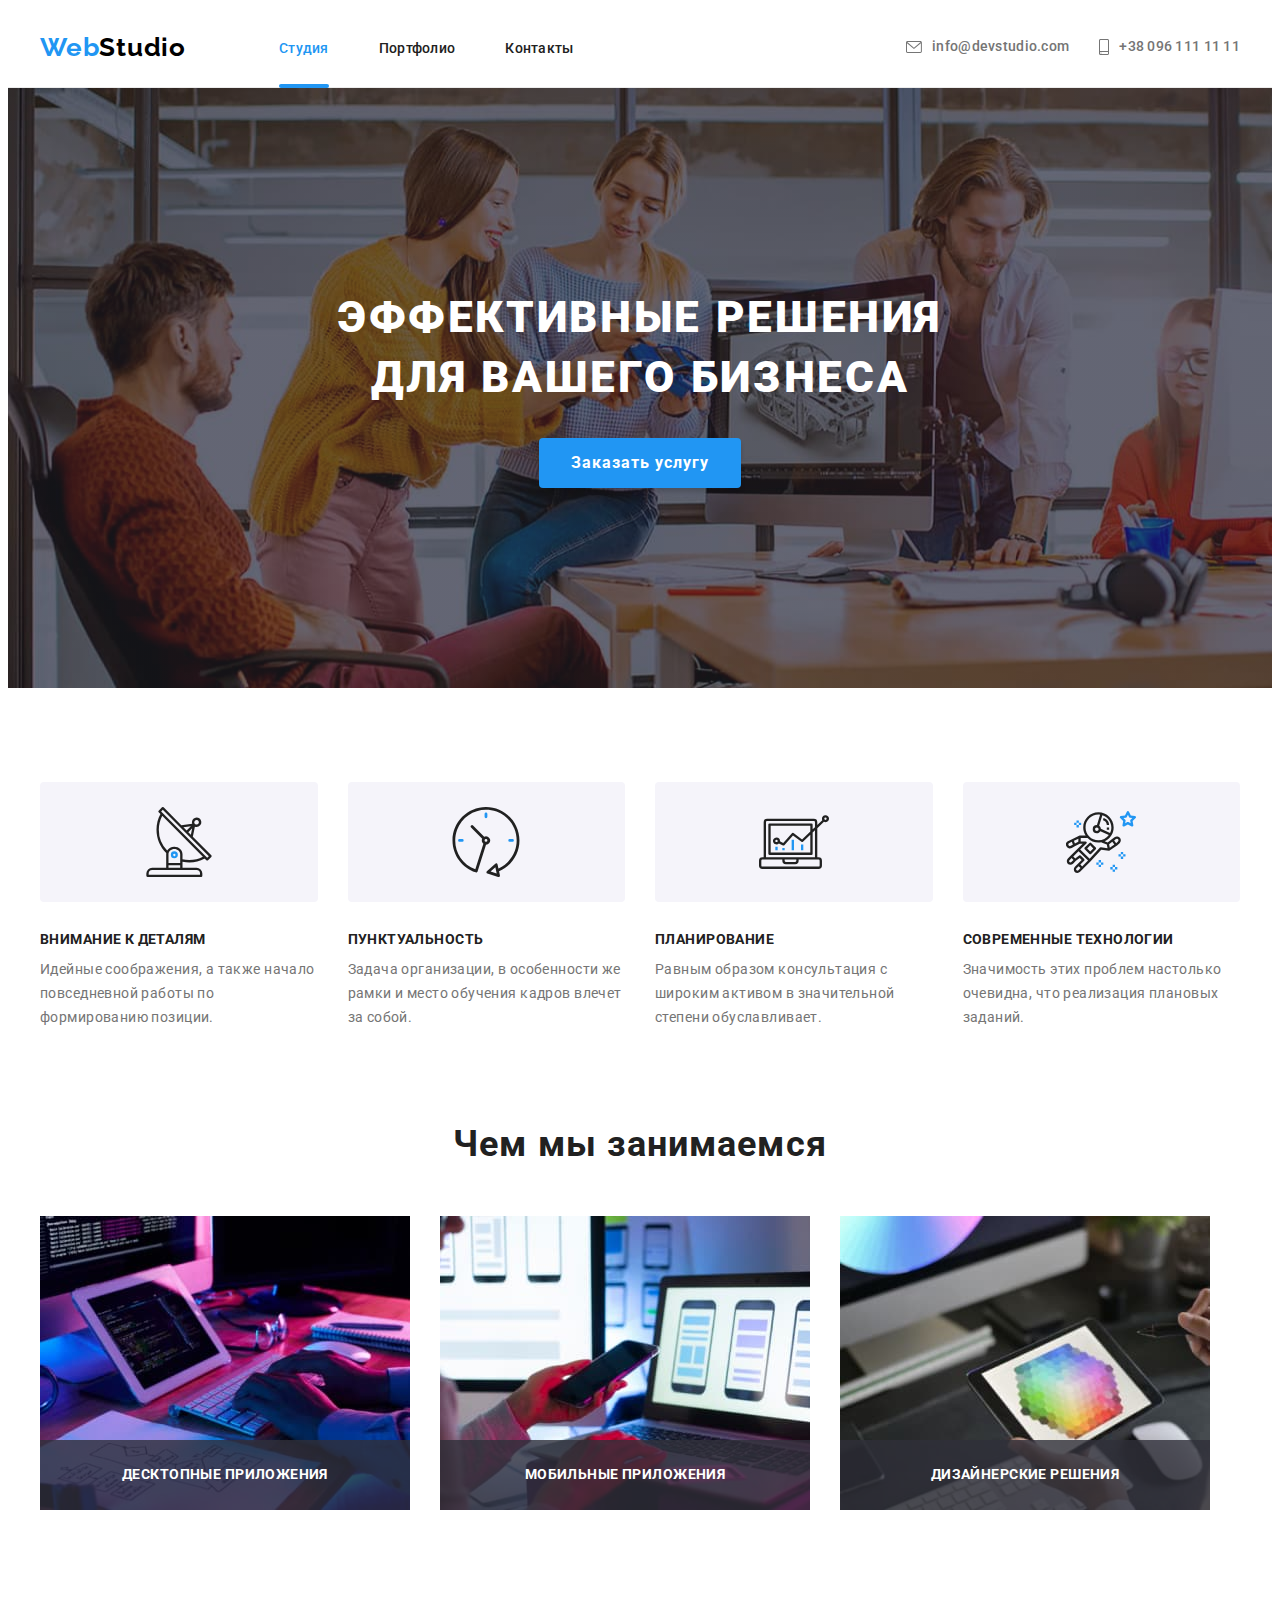
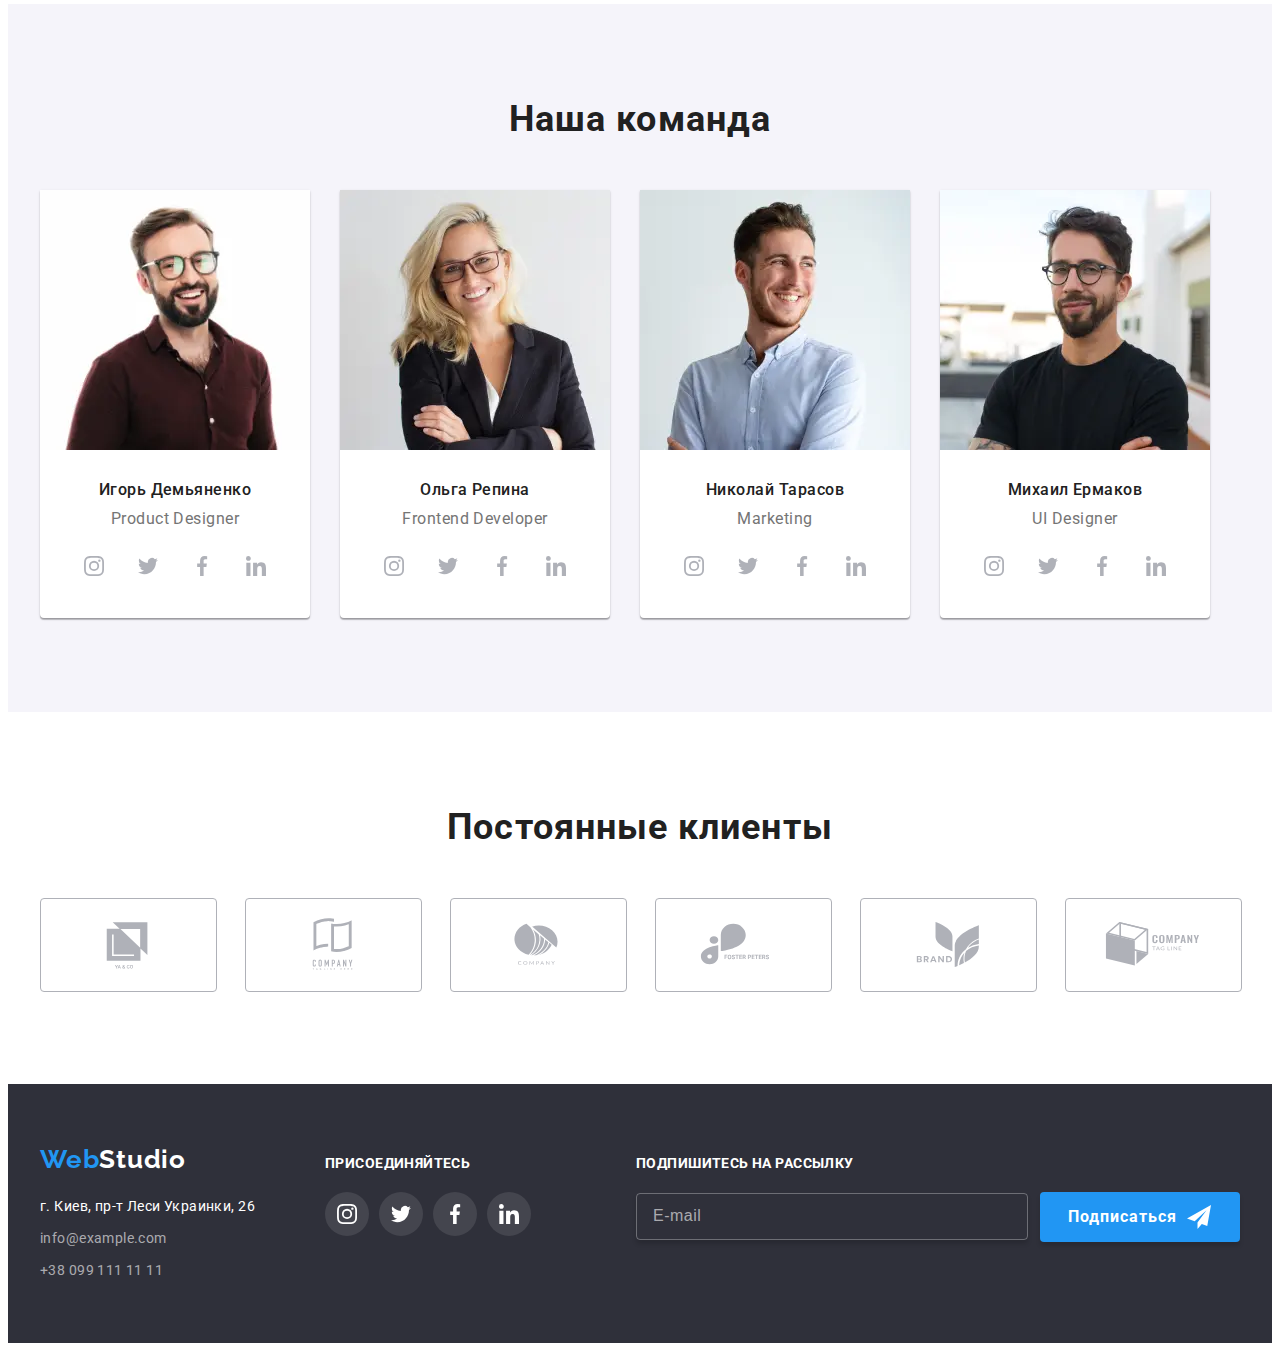
<file: index.html>
<!DOCTYPE html>
<html lang="ru">
  <head>
    <meta charset="UTF-8" />
    <meta http-equiv="X-UA-Compatible" content="IE=edge" />
    <meta name="viewport" content="width=device-width, initial-scale=1.0" />
    <title>Studio</title>
    <link
      href="https://fonts.googleapis.com/css2?family=Raleway:wght@700&family=Roboto:wght@400;500;700;900&display=swap"
      rel="stylesheet"
    />
    <link
      rel="stylesheet"
      href="https://cdnjs.cloudflare.com/ajax/libs/modern-normalize/1.1.0/modern-normalize.min.css"
      integrity="sha512-wpPYUAdjBVSE4KJnH1VR1HeZfpl1ub8YT/NKx4PuQ5NmX2tKuGu6U/JRp5y+Y8XG2tV+wKQpNHVUX03MfMFn9Q=="
      crossorigin="anonymous"
      referrerpolicy="no-referrer"
    />
    <link rel="stylesheet" href="./css/main.min.css" />
  </head>
  <body>
    <!-- Header -->
    <header class="header">
      <div class="container header__container">
        <nav class="main-nav">
          <a href="./index.html" lang="en" class="logo header__logo">
            <span class="logo__accent">Web</span>Studio
          </a>
          <ul class="main-nav__list">
            <li class="main-nav__item">
              <a href="./index.html" class="main-nav__link main-nav__link--active"> Студия </a>
            </li>
            <li class="main-nav__item">
              <a href="./portfolio.html" class="main-nav__link"> Портфолио </a>
            </li>
            <li class="main-nav__item">
              <a href="#contacts" class="main-nav__link"> Контакты </a>
            </li>
          </ul>
        </nav>
        <div class="header__wrapper">
          <a href="mailto:info@devstudio.com" class="header__contacts header__contacts--start">
            <svg class="header__icon header__icon--size-mail">
              <use href="./images/icons.svg#icon-envelope"></use>
            </svg>
            info@devstudio.com
          </a>
          <a href="tel:+380961111111" class="header__contacts">
            <svg class="header__icon header__icon--size-phone">
              <use href="./images/icons.svg#icon-smartphone"></use>
            </svg>
            +38 096 111 11 11
          </a>
        </div>
        <button
          class="button-toggle js-open-menu"
          aria-expanded="false"
          aria-controls="mobile-menu"
        >
          <svg
            class="button-toggle__icon"
            width="24"
            height="16"
            aria-label="Открыть мобильное меню"
          >
            <use href="./images/icons.svg#icon-open-menu"></use>
          </svg>
        </button>
        <div class="mobile-container js-menu-container" id="mobile-menu">
          <ul class="mobile-nav">
            <li class="mobile-nav__item">
              <a href="./index.html" class="mobile-nav__link mobile-nav__link--current">Студия</a>
            </li>
            <li class="mobile-nav__item">
              <a href="./portfolio.html" class="mobile-nav__link">Портфолио</a>
            </li>
            <li class="mobile-nav__item">
              <a href="#contacts" class="mobile-nav__link">Контакты</a>
            </li>
          </ul>
          <div>
            <ul class="mobile-contacts">
              <li class="mobile-contacts__item">
                <a href="tel:+380961111111" class="mobile-contacts__tel"> +38 096 111 11 11 </a>
              </li>
              <li class="mobile-contacts__item">
                <a href="mailto:info@devstudio.com" class="mobile-contacts__mail">
                  info@devstudio.com
                </a>
              </li>
            </ul>
            <ul class="mobile-soc">
              <li class="mobile-soc__item">
                <a
                  href="https://www.instagram.com/"
                  target="_blank"
                  rel="noopener noreferrer"
                  class="mobile-soc__link"
                >
                  Instagram
                </a>
              </li>
              <li class="mobile-soc__item">
                <a
                  href="https://twitter.com/"
                  target="_blank"
                  rel="noopener noreferrer"
                  class="mobile-soc__link"
                >
                  Twitter
                </a>
              </li>
              <li class="mobile-soc__item">
                <a
                  href="https://www.facebook.com/"
                  target="_blank"
                  rel="noopener noreferrer"
                  class="mobile-soc__link"
                >
                  Facebook
                </a>
              </li>
              <li class="mobile-soc__item">
                <a
                  href="https://www.linkedin.com/"
                  target="_blank"
                  rel="noopener noreferrer"
                  class="mobile-soc__link"
                >
                  Linkedin
                </a>
              </li>
            </ul>
          </div>
          <button class="button-toggle button-toggle--position js-close-menu">
            <svg
              class="button-toggle__icon"
              width="40"
              height="40"
              aria-label="Закрыть мобильное меню"
            >
              <use href="./images/icons.svg#icon-close"></use>
            </svg>
          </button>
        </div>
      </div>
    </header>
    <main>
      <!-- Hero -->
      <section class="hero">
        <div class="container">
          <h1 class="hero__title">Эффективные решения для вашего бизнеса</h1>
          <button type="button" class="button hero__button" data-modal-open>Заказать услугу</button>
        </div>
      </section>
      <!-- Features -->
      <section class="section features">
        <div class="container">
          <!-- В CSS скроем заголовок -->
          <h2 class="section__title visually-hidden">Особенности бизнеса</h2>
          <ul class="features__list">
            <li class="features__item">
              <div class="features__icon">
                <svg width="70" height="70">
                  <use href="./images/icons.svg#icon-antenna-1"></use>
                </svg>
              </div>
              <h3 class="features__name">Внимание к деталям</h3>
              <p class="features__description">
                Идейные соображения, а также начало повседневной работы по формированию позиции.
              </p>
            </li>
            <li class="features__item">
              <div class="features__icon">
                <svg width="70" height="70">
                  <use href="./images/icons.svg#icon-clock-1"></use>
                </svg>
              </div>
              <h3 class="features__name">Пунктуальность</h3>
              <p class="features__description">
                Задача организации, в особенности же рамки и место обучения кадров влечет за собой.
              </p>
            </li>
            <li class="features__item">
              <div class="features__icon">
                <svg width="70" height="70">
                  <use href="./images/icons.svg#icon-diagram-1"></use>
                </svg>
              </div>
              <h3 class="features__name">Планирование</h3>
              <p class="features__description">
                Равным образом консультация с широким активом в значительной степени обуславливает.
              </p>
            </li>
            <li class="features__item">
              <div class="features__icon">
                <svg width="70" height="70">
                  <use href="./images/icons.svg#icon-astronaut-1"></use>
                </svg>
              </div>
              <h3 class="features__name">Современные технологии</h3>
              <p class="features__description">
                Значимость этих проблем настолько очевидна, что реализация плановых заданий.
              </p>
            </li>
          </ul>
        </div>
      </section>
      <!-- Activity -->
      <section class="section activity">
        <div class="container">
          <h2 class="section__title">Чем мы занимаемся</h2>
          <ul class="activity__list">
            <li class="activity__item">
              <img
                srcset="./images/activity/activity1.jpg 1x, ./images/activity/activity1@2x.jpg 2x"
                src="./images/activity/activity1.jpg"
                alt="Написание кода"
                width="370"
                height="294"
                class="activity__image"
              />
              <h3 class="activity__name">Десктопные приложения</h3>
            </li>
            <li class="activity__item">
              <img
                srcset="./images/activity/activity2.jpg 1x, ./images/activity/activity2@2x.jpg 2x"
                src="./images/activity2.jpg"
                alt="Создание мобильных приложений"
                width="370"
                height="294"
                class="activity__image"
              />
              <h3 class="activity__name">Мобильные приложения</h3>
            </li>
            <li class="activity__item">
              <img
                srcset="./images/activity/activity3.jpg 1x, ./images/activity/activity3@2x.jpg 2x"
                src="./images/activity3.jpg"
                alt="Выбор цветовой палитры"
                width="370"
                height="294"
                class="activity__image"
              />
              <h3 class="activity__name">Дизайнерские решения</h3>
            </li>
          </ul>
        </div>
      </section>
      <!-- Team -->
      <section class="section team">
        <div class="container">
          <h2 class="section__title">Наша команда</h2>
          <ul class="team__card-set">
            <li class="member-card">
              <picture>
                <source
                  srcset="
                    ./images/team/1/team1-desktop.webp    1x,
                    ./images/team/1/team1-desktop@2x.webp 2x
                  "
                  media="(min-width: 1200px)"
                  type="image/webp"
                />
                <source
                  srcset="
                    ./images/team/1/team1-desktop.jpg    1x,
                    ./images/team/1/team1-desktop@2x.jpg 2x
                  "
                  media="(min-width: 1200px)"
                  type="image/jpg"
                />
                <source
                  srcset="
                    ./images/team/1/team1-tablet.webp    1x,
                    ./images/team/1/team1-tablet@2x.webp 2x
                  "
                  media="(min-width: 768px)"
                  type="image/webp"
                />
                <source
                  srcset="
                    ./images/team/1/team1-tablet.jpg    1x,
                    ./images/team/1/team1-tablet@2x.jpg 2x
                  "
                  media="(min-width: 768px)"
                  type="image/jpg"
                />
                <source
                  srcset="
                    ./images/team/1/team1-mobile.webp    1x,
                    ./images/team/1/team1-mobile@2x.webp 2x
                  "
                  media="(max-width: 768px)"
                  type="image/webp"
                />
                <source
                  srcset="
                    ./images/team/1/team1-mobile.jpg    1x,
                    ./images/team/1/team1-mobile@2x.jpg 2x
                  "
                  media="(max-width: 768px)"
                  type="image/jpg"
                />
                <img src="./images/team/1/team1-mobile.jpg" alt="Фото Игоря Демьяненко" />
              </picture>
              <div class="member-card__content">
                <h3 class="member-card__name">Игорь Демьяненко</h3>
                <p lang="en" class="member-card__position">Product Designer</p>
                <ul class="soc-list">
                  <li class="soc-list__item">
                    <a href="" class="soc-list__link soc-list__link--greyColor">
                      <svg width="20" height="20" class="soc-list__icon" aria-label="Инстаграмм">
                        <use href="./images/icons.svg#icon-instagram"></use>
                      </svg>
                    </a>
                  </li>
                  <li class="soc-list__item">
                    <a href="" class="soc-list__link soc-list__link--greyColor">
                      <svg width="20" height="20" class="soc-list__icon" aria-label="Твиттер">
                        <use href="./images/icons.svg#icon-twitter"></use>
                      </svg>
                    </a>
                  </li>
                  <li class="soc-list__item">
                    <a href="" class="soc-list__link soc-list__link--greyColor">
                      <svg width="20" height="20" class="soc-list__icon" aria-label="Фейсбук">
                        <use href="./images/icons.svg#icon-facebook"></use>
                      </svg>
                    </a>
                  </li>
                  <li class="soc-list__item">
                    <a href="" class="soc-list__link soc-list__link--greyColor">
                      <svg width="20" height="20" class="soc-list__icon" aria-label="Линкедын">
                        <use href="./images/icons.svg#icon-linkedin"></use>
                      </svg>
                    </a>
                  </li>
                </ul>
              </div>
            </li>
            <li class="member-card">
              <picture>
                <source
                  srcset="
                    ./images/team/2/team2-desktop.webp    1x,
                    ./images/team/2/team2-desktop@2x.webp 2x
                  "
                  media="(min-width: 1200px)"
                  type="image/webp"
                />
                <source
                  srcset="
                    ./images/team/2/team2-desktop.jpg    1x,
                    ./images/team/2/team2-desktop@2x.jpg 2x
                  "
                  media="(min-width: 1200px)"
                  type="image/jpg"
                />
                <source
                  srcset="
                    ./images/team/2/team2-tablet.webp    1x,
                    ./images/team/2/team2-tablet@2x.webp 2x
                  "
                  media="(min-width: 768px)"
                  type="image/webp"
                />
                <source
                  srcset="
                    ./images/team/2/team2-tablet.jpg    1x,
                    ./images/team/2/team2-tablet@2x.jpg 2x
                  "
                  media="(min-width: 768px)"
                  type="image/jpg"
                />
                <source
                  srcset="
                    ./images/team/2/team2-mobile.webp    1x,
                    ./images/team/2/team2-mobile@2x.webp 2x
                  "
                  media="(max-width: 768px)"
                  type="image/webp"
                />
                <source
                  srcset="
                    ./images/team/2/team2-mobile.jpg    1x,
                    ./images/team/2/team2-mobile@2x.jpg 2x
                  "
                  media="(max-width: 768px)"
                  type="image/jpg"
                />
                <img src="./images/team/2/team2-mobile.jpg" alt="Фото Ольги Репиной" />
              </picture>
              <div class="member-card__content">
                <h3 class="member-card__name">Ольга Репина</h3>
                <p lang="en" class="member-card__position">Frontend Developer</p>
                <ul class="soc-list">
                  <li class="soc-list__item">
                    <a href="" class="soc-list__link soc-list__link--greyColor">
                      <svg width="20" height="20" class="soc-list__icon" aria-label="Инстаграмм">
                        <use href="./images/icons.svg#icon-instagram"></use>
                      </svg>
                    </a>
                  </li>
                  <li class="soc-list__item">
                    <a href="" class="soc-list__link soc-list__link--greyColor">
                      <svg width="20" height="20" class="soc-list__icon" aria-label="Твиттер">
                        <use href="./images/icons.svg#icon-twitter"></use>
                      </svg>
                    </a>
                  </li>
                  <li class="soc-list__item">
                    <a href="" class="soc-list__link soc-list__link--greyColor">
                      <svg width="20" height="20" class="soc-list__icon" aria-label="Фейсбук">
                        <use href="./images/icons.svg#icon-facebook"></use>
                      </svg>
                    </a>
                  </li>
                  <li class="soc-list__item">
                    <a href="" class="soc-list__link soc-list__link--greyColor">
                      <svg width="20" height="20" class="soc-list__icon" aria-label="Линкедын">
                        <use href="./images/icons.svg#icon-linkedin"></use>
                      </svg>
                    </a>
                  </li>
                </ul>
              </div>
            </li>
            <li class="member-card">
              <picture>
                <source
                  srcset="
                    ./images/team/3/team3-desktop.webp    1x,
                    ./images/team/3/team3-desktop@2x.webp 2x
                  "
                  media="(min-width: 1200px)"
                  type="image/webp"
                />
                <source
                  srcset="
                    ./images/team/3/team3-desktop.jpg    1x,
                    ./images/team/3/team3-desktop@2x.jpg 2x
                  "
                  media="(min-width: 1200px)"
                  type="image/jpg"
                />
                <source
                  srcset="
                    ./images/team/3/team3-tablet.webp    1x,
                    ./images/team/3/team3-tablet@2x.webp 2x
                  "
                  media="(min-width: 768px)"
                  type="image/webp"
                />
                <source
                  srcset="
                    ./images/team/3/team3-tablet.jpg    1x,
                    ./images/team/3/team3-tablet@2x.jpg 2x
                  "
                  media="(min-width: 768px)"
                  type="image/jpg"
                />
                <source
                  srcset="
                    ./images/team/3/team3-mobile.webp    1x,
                    ./images/team/3/team3-mobile@2x.webp 2x
                  "
                  media="(max-width: 768px)"
                  type="image/webp"
                />
                <source
                  srcset="
                    ./images/team/3/team3-mobile.jpg    1x,
                    ./images/team/3/team3-mobile@2x.jpg 2x
                  "
                  media="(max-width: 768px)"
                  type="image/jpg"
                />
                <img src="./images/team/3/team3-mobile.jpg" alt="Фото Николая Тарасова" />
              </picture>
              <div class="member-card__content">
                <h3 class="member-card__name">Николай Тарасов</h3>
                <p lang="en" class="member-card__position">Marketing</p>
                <ul class="soc-list">
                  <li class="soc-list__item">
                    <a href="" class="soc-list__link soc-list__link--greyColor">
                      <svg width="20" height="20" class="soc-list__icon" aria-label="Инстаграмм">
                        <use href="./images/icons.svg#icon-instagram"></use>
                      </svg>
                    </a>
                  </li>
                  <li class="soc-list__item">
                    <a href="" class="soc-list__link soc-list__link--greyColor">
                      <svg width="20" height="20" class="soc-list__icon" aria-label="Твиттер">
                        <use href="./images/icons.svg#icon-twitter"></use>
                      </svg>
                    </a>
                  </li>
                  <li class="soc-list__item">
                    <a href="" class="soc-list__link soc-list__link--greyColor">
                      <svg width="20" height="20" class="soc-list__icon" aria-label="Фейсбук">
                        <use href="./images/icons.svg#icon-facebook"></use>
                      </svg>
                    </a>
                  </li>
                  <li class="soc-list__item">
                    <a href="" class="soc-list__link soc-list__link--greyColor">
                      <svg width="20" height="20" class="soc-list__icon" aria-label="Линкедын">
                        <use href="./images/icons.svg#icon-linkedin"></use>
                      </svg>
                    </a>
                  </li>
                </ul>
              </div>
            </li>
            <li class="member-card">
              <picture>
                <source
                  srcset="
                    ./images/team/4/team4-desktop.webp    1x,
                    ./images/team/4/team4-desktop@2x.webp 2x
                  "
                  media="(min-width: 1200px)"
                  type="image/webp"
                />
                <source
                  srcset="
                    ./images/team/4/team4-desktop.jpg    1x,
                    ./images/team/4/team4-desktop@2x.jpg 2x
                  "
                  media="(min-width: 1200px)"
                  type="image/jpg"
                />
                <source
                  srcset="
                    ./images/team/4/team4-tablet.webp    1x,
                    ./images/team/4/team4-tablet@2x.webp 2x
                  "
                  media="(min-width: 768px)"
                  type="image/webp"
                />
                <source
                  srcset="
                    ./images/team/4/team4-tablet.jpg    1x,
                    ./images/team/4/team4-tablet@2x.jpg 2x
                  "
                  media="(min-width: 768px)"
                  type="image/jpg"
                />
                <source
                  srcset="
                    ./images/team/4/team4-mobile.webp    1x,
                    ./images/team/4/team4-mobile@2x.webp 2x
                  "
                  media="(max-width: 768px)"
                  type="image/webp"
                />
                <source
                  srcset="
                    ./images/team/4/team4-mobile.jpg    1x,
                    ./images/team/4/team4-mobile@2x.jpg 2x
                  "
                  media="(max-width: 768px)"
                  type="image/jpg"
                />
                <img src="./images/team/4/team4-mobile.jpg" alt="Фото Михаила Ермакова" />
              </picture>
              <div class="member-card__content">
                <h3 class="member-card__name">Михаил Ермаков</h3>
                <p lang="en" class="member-card__position">UI Designer</p>
                <ul class="soc-list">
                  <li class="soc-list__item">
                    <a href="" class="soc-list__link soc-list__link--greyColor">
                      <svg width="20" height="20" class="soc-list__icon" aria-label="Инстаграмм">
                        <use href="./images/icons.svg#icon-instagram"></use>
                      </svg>
                    </a>
                  </li>
                  <li class="soc-list__item">
                    <a href="" class="soc-list__link soc-list__link--greyColor">
                      <svg width="20" height="20" class="soc-list__icon" aria-label="Твиттер">
                        <use href="./images/icons.svg#icon-twitter"></use>
                      </svg>
                    </a>
                  </li>
                  <li class="soc-list__item">
                    <a href="" class="soc-list__link soc-list__link--greyColor">
                      <svg width="20" height="20" class="soc-list__icon" aria-label="Фейсбук">
                        <use href="./images/icons.svg#icon-facebook"></use>
                      </svg>
                    </a>
                  </li>
                  <li class="soc-list__item">
                    <a href="" class="soc-list__link soc-list__link--greyColor">
                      <svg width="20" height="20" class="soc-list__icon" aria-label="Линкедын">
                        <use href="./images/icons.svg#icon-linkedin"></use>
                      </svg>
                    </a>
                  </li>
                </ul>
              </div>
            </li>
          </ul>
        </div>
      </section>
      <!-- Clients -->
      <section class="section clients">
        <div class="container">
          <h2 class="section__title">Постоянные клиенты</h2>
          <ul class="clients__list">
            <li class="clients__item">
              <a href="" class="clients__link">
                <svg width="106" height="60" aria-label="Клиент 1" class="clients__icon">
                  <use href="./images/icons.svg#icon-Logo"></use>
                </svg>
              </a>
            </li>
            <li class="clients__item">
              <a href="" class="clients__link">
                <svg width="106" height="60" aria-label="Клиент 2" class="clients__icon">
                  <use href="./images/icons.svg#icon-Logo-1"></use>
                </svg>
              </a>
            </li>
            <li class="clients__item">
              <a href="" class="clients__link">
                <svg width="106" height="60" aria-label="Клиент 3" class="clients__icon">
                  <use href="./images/icons.svg#icon-Logo-2"></use>
                </svg>
              </a>
            </li>
            <li class="clients__item">
              <a href="" class="clients__link">
                <svg width="106" height="60" aria-label="Клиент 4" class="clients__icon">
                  <use href="./images/icons.svg#icon-Logo-3"></use>
                </svg>
              </a>
            </li>
            <li class="clients__item">
              <a href="" class="clients__link">
                <svg width="106" height="60" aria-label="Клиент 5" class="clients__icon">
                  <use href="./images/icons.svg#icon-Logo-4"></use>
                </svg>
              </a>
            </li>
            <li class="clients__item">
              <a href="" class="clients__link">
                <svg width="106" height="60" aria-label="Клиент 6" class="clients__icon">
                  <use href="./images/icons.svg#icon-Logo-5"></use>
                </svg>
              </a>
            </li>
          </ul>
        </div>
      </section>
    </main>
    <!-- Footer -->
    <footer class="footer">
      <div class="container footer__container">
        <div class="footer__wrapper">
          <div class="address">
            <a href="./index.html" lang="en" class="logo footer__logo">
              <span class="logo__accent">Web</span>Studio
            </a>
            <address class="contacts" id="contacts">
              <ul class="contacts__list">
                <li class="contacts__item">
                  <a
                    href="https://goo.gl/maps/A3jN7ZT46rbYVK1a7"
                    target="_blank"
                    rel="noopener nofollow noreferrer"
                    class="contacts__link contacts__link--color"
                  >
                    г. Киев, пр-т Леси Украинки, 26
                  </a>
                </li>
                <li class="contacts__item">
                  <a
                    href="mailto:info@example.com"
                    class="contacts__link contacts__link--alphaColor"
                  >
                    info@example.com
                  </a>
                </li>
                <li class="contacts__item">
                  <a href="tel:+380991111111" class="contacts__link contacts__link--alphaColor"
                    >+38 099 111 11 11
                  </a>
                </li>
              </ul>
            </address>
          </div>
          <div class="join-up">
            <p class="join-up__title">присоединяйтесь</p>
            <ul class="soc-list">
              <li class="soc-list__item">
                <a href="" class="soc-list__link soc-list__link--whiteColor">
                  <svg width="20" height="20" class="soc-list__icon" aria-label="Инстаграмм">
                    <use href="./images/icons.svg#icon-instagram"></use>
                  </svg>
                </a>
              </li>
              <li class="soc-list__item">
                <a href="" class="soc-list__link soc-list__link--whiteColor">
                  <svg width="20" height="20" class="soc-list__icon" aria-label="Твиттер">
                    <use href="./images/icons.svg#icon-twitter"></use>
                  </svg>
                </a>
              </li>
              <li class="soc-list__item">
                <a href="" class="soc-list__link soc-list__link--whiteColor">
                  <svg width="20" height="20" class="soc-list__icon" aria-label="Фейсбук">
                    <use href="./images/icons.svg#icon-facebook"></use>
                  </svg>
                </a>
              </li>
              <li class="soc-list__item">
                <a href="" class="soc-list__link soc-list__link--whiteColor">
                  <svg width="20" height="20" class="soc-list__icon" aria-label="Линкедын">
                    <use href="./images/icons.svg#icon-linkedin"></use>
                  </svg>
                </a>
              </li>
            </ul>
          </div>
        </div>
        <div class="sign-up">
          <p class="sign-up__title">Подпишитесь на рассылку</p>
          <form class="sign-up__form">
            <input type="mail" name="mail" placeholder="E-mail" class="sign-up__input" />
            <button type="submit" class="button sign-up__button">
              Подписаться
              <svg width="24" height="24" class="sign-up__icon">
                <use href="./images/icons.svg#icon-send"></use>
              </svg>
            </button>
          </form>
        </div>
      </div>
    </footer>
    <!-- Backdrop -->
    <div class="backdrop is-hidden" data-modal>
      <div class="modal">
        <h2 class="visually-hidden">Форма для регистрации</h2>
        <button type="button" aria-label="Закрыть" class="modal__button" data-modal-close>
          <svg width="18" height="18" class="modal__icon" aria-label="Закрыть модальное окно">
            <use href="./images/icons.svg#icon-close"></use>
          </svg>
        </button>
        <form class="form">
          <h3 class="form__title">Оставьте свои данные, мы вам перезвоним</h3>
          <div role="group" class="form__field">
            <label for="name" class="form__label"> Имя </label>
            <input type="text" name="name" id="name" class="form__input" />
            <svg width="18" height="18" class="form__icon">
              <use href="./images/icons.svg#icon-person"></use>
            </svg>
          </div>
          <div role="group" class="form__field">
            <label for="telephone" class="form__label"> Телефон </label>
            <input type="tel" name="telephone" id="telephone" class="form__input" />
            <svg width="18" height="18" class="form__icon">
              <use href="./images/icons.svg#icon-phone"></use>
            </svg>
          </div>
          <div role="group" class="form__field">
            <label for="email" class="form__label"> Почта </label>
            <input type="mail" name="email" id="email" class="form__input" />
            <svg width="18" height="18" class="form__icon">
              <use href="./images/icons.svg#icon-email"></use>
            </svg>
          </div>
          <div role="group" class="form__field form__field--distance">
            <label for="feedback" class="form__label">Комментарий</label>
            <textarea
              name="feedback"
              id="feedback"
              class="form__textarea"
              placeholder="Введите текст"
            ></textarea>
          </div>
          <label class="accept">
            <input
              type="checkbox"
              name="agreement"
              value="agree"
              class="accept__checkbox visually-hidden"
            />
            <span class="accept__icon"></span>
            Соглашаюсь с рассылкой и принимаю
            <a href="" class="accept__link">Условия договора</a>
          </label>
          <button type="submit" class="button form__button">Отправить</button>
        </form>
      </div>
    </div>
    <script src="./js/modal.js"></script>
    <script defer src="js/mobile-menu.js"></script>
  </body>
</html>
</file>
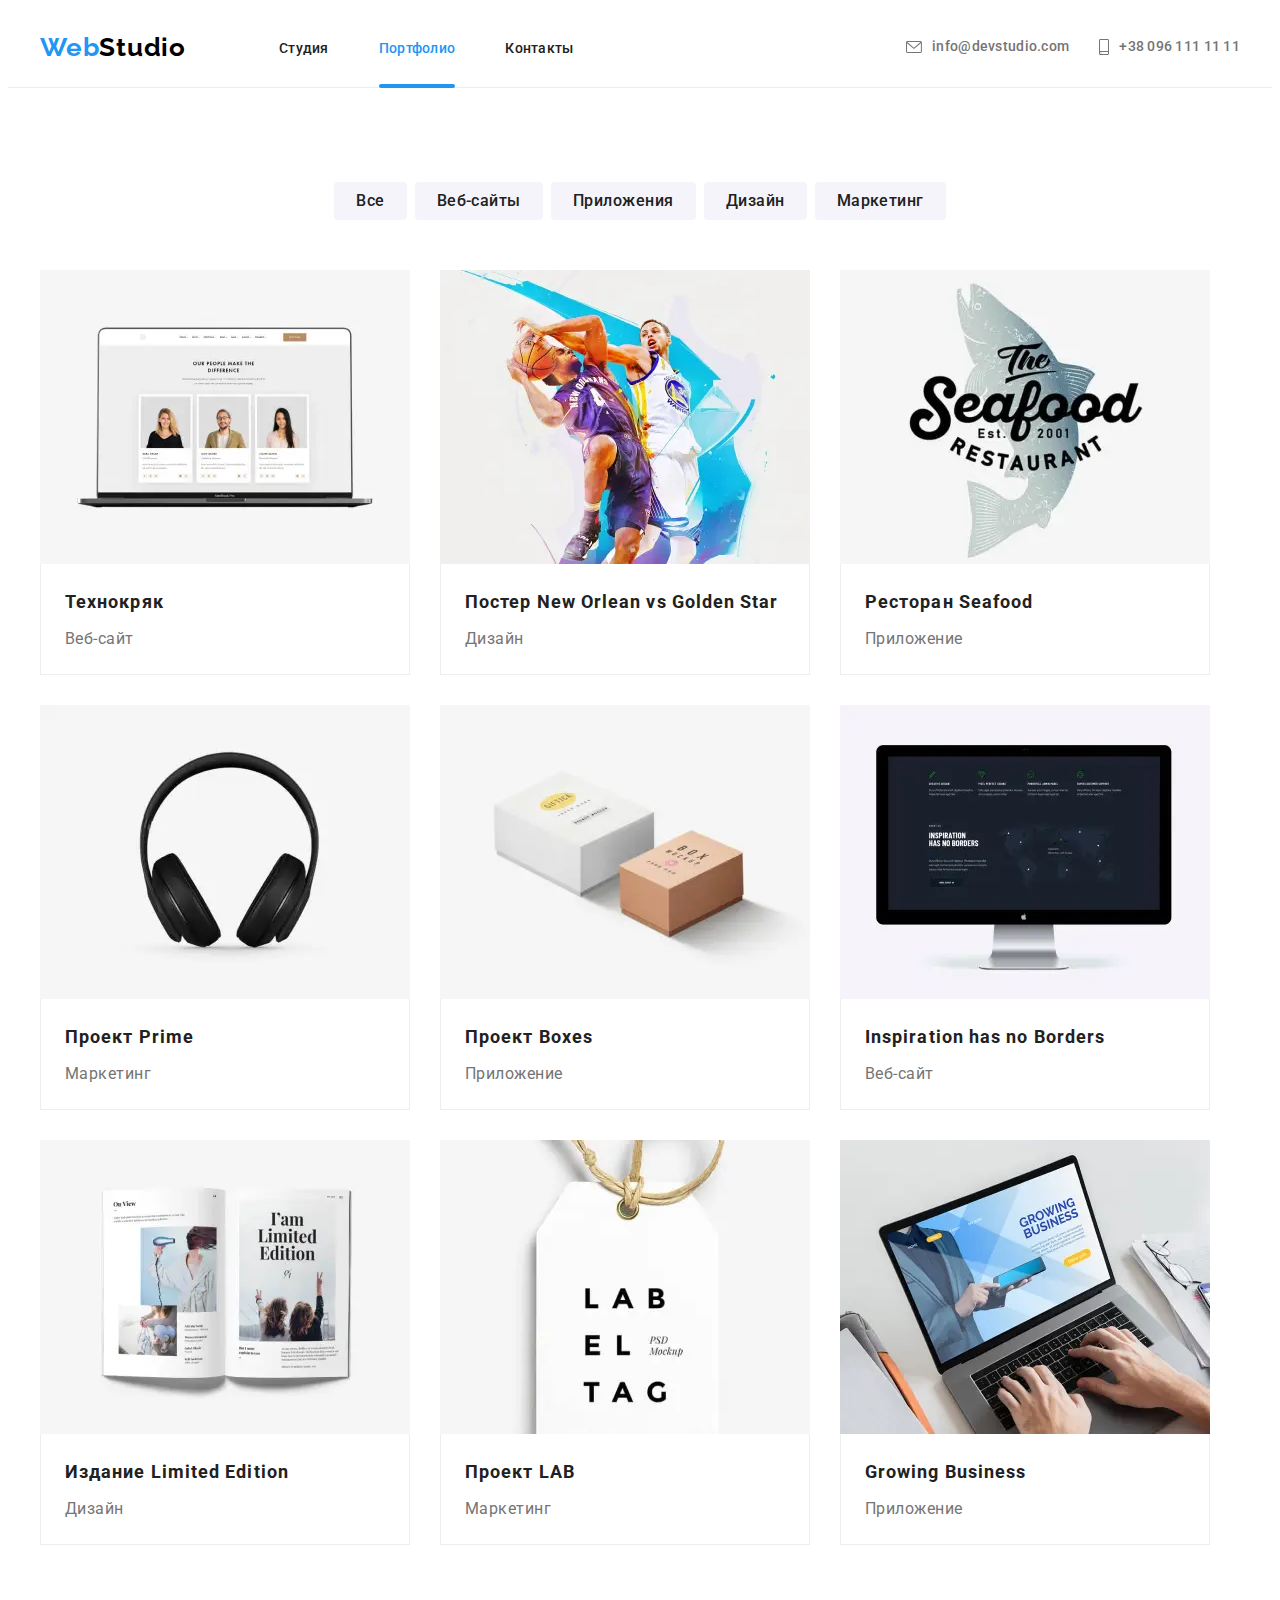
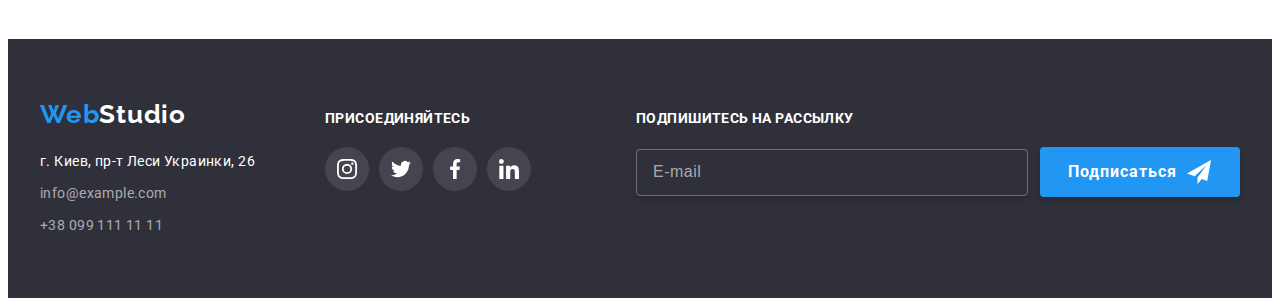
<file: portfolio.html>
<!DOCTYPE html>
<html lang="ru">
  <head>
    <meta charset="UTF-8" />
    <meta http-equiv="X-UA-Compatible" content="IE=edge" />
    <meta name="viewport" content="width=device-width, initial-scale=1.0" />
    <title>Portfolio</title>
    <link
      href="https://fonts.googleapis.com/css2?family=Raleway:wght@700&family=Roboto:wght@400;500;700;900&display=swap"
      rel="stylesheet"
    />
    <link
      rel="stylesheet"
      href="https://cdnjs.cloudflare.com/ajax/libs/modern-normalize/1.1.0/modern-normalize.min.css"
      integrity="sha512-wpPYUAdjBVSE4KJnH1VR1HeZfpl1ub8YT/NKx4PuQ5NmX2tKuGu6U/JRp5y+Y8XG2tV+wKQpNHVUX03MfMFn9Q=="
      crossorigin="anonymous"
      referrerpolicy="no-referrer"
    />
    <link rel="stylesheet" href="./css/main.min.css" />
  </head>
  <body>
    <!-- Header -->
    <header class="header">
      <div class="container header__container">
        <nav class="main-nav">
          <a href="./index.html" lang="en" class="logo header__logo">
            <span class="logo__accent">Web</span>Studio
          </a>
          <ul class="main-nav__list">
            <li class="main-nav__item">
              <a href="./index.html" class="main-nav__link"> Студия </a>
            </li>
            <li class="main-nav__item">
              <a href="./portfolio.html" class="main-nav__link main-nav__link--active">
                Портфолио
              </a>
            </li>
            <li class="main-nav__item">
              <a href="#contacts" class="main-nav__link"> Контакты </a>
            </li>
          </ul>
        </nav>
        <div class="header__wrapper">
          <a href="mailto:info@devstudio.com" class="header__contacts header__contacts--start">
            <svg class="header__icon header__icon--size-mail">
              <use href="./images/icons.svg#icon-envelope"></use>
            </svg>
            info@devstudio.com
          </a>
          <a href="tel:+380961111111" class="header__contacts">
            <svg class="header__icon header__icon--size-phone">
              <use href="./images/icons.svg#icon-smartphone"></use>
            </svg>
            +38 096 111 11 11
          </a>
        </div>
        <button
          class="button-toggle js-open-menu"
          aria-expanded="false"
          aria-controls="mobile-menu"
        >
          <svg class="button-toggle__icon" width="24" height="16">
            <use href="./images/icons.svg#icon-open-menu"></use>
          </svg>
        </button>
        <div class="mobile-container js-menu-container" id="mobile-menu">
          <ul class="mobile-nav">
            <li class="mobile-nav__item">
              <a href="./index.html" class="mobile-nav__link">Студия</a>
            </li>
            <li class="mobile-nav__item">
              <a href="./portfolio.html" class="mobile-nav__link mobile-nav__link--current"
                >Портфолио</a
              >
            </li>
            <li class="mobile-nav__item">
              <a href="#contacts" class="mobile-nav__link">Контакты</a>
            </li>
          </ul>
          <div>
            <ul class="mobile-contacts">
              <li class="mobile-contacts__item">
                <a href="tel:+380961111111" class="mobile-contacts__tel"> +38 096 111 11 11 </a>
              </li>
              <li class="mobile-contacts__item">
                <a href="mailto:info@devstudio.com" class="mobile-contacts__mail">
                  info@devstudio.com
                </a>
              </li>
            </ul>
            <ul class="mobile-soc">
              <li class="mobile-soc__item">
                <a
                  href="https://www.instagram.com/"
                  target="_blank"
                  rel="noopener noreferrer"
                  class="mobile-soc__link"
                >
                  Instagram
                </a>
              </li>
              <li class="mobile-soc__item">
                <a
                  href="https://twitter.com/"
                  target="_blank"
                  rel="noopener noreferrer"
                  class="mobile-soc__link"
                >
                  Twitter
                </a>
              </li>
              <li class="mobile-soc__item">
                <a
                  href="https://www.facebook.com/"
                  target="_blank"
                  rel="noopener noreferrer"
                  class="mobile-soc__link"
                >
                  Facebook
                </a>
              </li>
              <li class="mobile-soc__item">
                <a
                  href="https://www.linkedin.com/"
                  target="_blank"
                  rel="noopener noreferrer"
                  class="mobile-soc__link"
                >
                  Linkedin
                </a>
              </li>
            </ul>
          </div>
          <button class="button-toggle button-toggle--position js-close-menu">
            <svg class="button-toggle__icon" width="18" height="18">
              <use href="./images/icons.svg#icon-close"></use>
            </svg>
          </button>
        </div>
      </div>
    </header>
    <main>
      <section class="section portfolio">
        <div class="container">
          <!-- В CSS скроем заголовок -->
          <h1 class="visually-hidden">Портфолио работ</h1>
          <!-- Filter -->
          <ul class="filter">
            <li class="filter__item">
              <button type="button" class="filter__button">Все</button>
            </li>
            <li class="filter__item">
              <button type="button" class="filter__button">Веб-сайты</button>
            </li>
            <li class="filter__item">
              <button type="button" class="filter__button">Приложения</button>
            </li>
            <li class="filter__item">
              <button type="button" class="filter__button">Дизайн</button>
            </li>
            <li class="filter__item">
              <button type="button" class="filter__button">Маркетинг</button>
            </li>
          </ul>
          <!-- Cards -->
          <ul class="portfolio__card-set">
            <li class="product-card">
              <a href="" class="product-card__link">
                <div class="product-card__wrapper">
                  <picture>
                    <source
                      srcset="
                        ./images/portfolio/1/product1-desktop.webp    1x,
                        ./images/portfolio/1/product1-desktop@2x.webp 2x
                      "
                      media="(min-width: 1200px)"
                      type="image/webp"
                    />
                    <source
                      srcset="
                        ./images/portfolio/1/product1-desktop.jpg    1x,
                        ./images/portfolio/1/product1-desktop@2x.jpg 2x
                      "
                      media="(min-width: 1200px)"
                      type="image/jpg"
                    />
                    <source
                      srcset="
                        ./images/portfolio/1/product1-tablet.webp    1x,
                        ./images/portfolio/1/product1-tablet@2x.webp 2x
                      "
                      media="(min-width: 768px)"
                      type="image/webp"
                    />
                    <source
                      srcset="
                        ./images/portfolio/1/product1-tablet.jpg    1x,
                        ./images/portfolio/1/product1-tablet@2x.jpg 2x
                      "
                      media="(min-width: 768px)"
                      type="image/jpg"
                    />
                    <source
                      srcset="
                        ./images/portfolio/1/product1-mobile.webp    1x,
                        ./images/portfolio/1/product1-mobile@2x.webp 2x
                      "
                      media="(max-width: 768px)"
                      type="image/webp"
                    />
                    <source
                      srcset="
                        ./images/portfolio/1/product1-mobile.jpg    1x,
                        ./images/portfolio/1/product1-mobile@2x.jpg 2x
                      "
                      media="(max-width: 768px)"
                      type="image/jpg"
                    />
                    <img src="./images/portfolio/1/product1-mobile.jpg" alt="Project 1" />
                  </picture>
                  <p class="product-card__overlay">
                    Ресурс предлагает комплексные предложения с разным уровнем функционала и
                    сервисов. Все это позволит посетителю получить исчерпывающие сведения о компании
                    или частном лице.
                  </p>
                </div>
                <div class="product-card__content">
                  <h2 class="product-card__name">Технокряк</h2>
                  <p class="product-card__description">Веб-сайт</p>
                </div>
              </a>
            </li>
            <li class="product-card">
              <a href="" class="product-card__link">
                <div class="product-card__wrapper">
                  <picture>
                    <source
                      srcset="
                        ./images/portfolio/2/product2-desktop.webp    1x,
                        ./images/portfolio/2/product2-desktop@2x.webp 2x
                      "
                      media="(min-width: 1200px)"
                      type="image/webp"
                    />
                    <source
                      srcset="
                        ./images/portfolio/2/product2-desktop.jpg    1x,
                        ./images/portfolio/2/product2-desktop@2x.jpg 2x
                      "
                      media="(min-width: 1200px)"
                      type="image/jpg"
                    />
                    <source
                      srcset="
                        ./images/portfolio/2/product2-tablet.webp    1x,
                        ./images/portfolio/2/product2-tablet@2x.webp 2x
                      "
                      media="(min-width: 768px)"
                      type="image/webp"
                    />
                    <source
                      srcset="
                        ./images/portfolio/2/product2-tablet.jpg    1x,
                        ./images/portfolio/2/product2-tablet@2x.jpg 2x
                      "
                      media="(min-width: 768px)"
                      type="image/jpg"
                    />
                    <source
                      srcset="
                        ./images/portfolio/2/product2-mobile.webp    1x,
                        ./images/portfolio/2/product2-mobile@2x.webp 2x
                      "
                      media="(max-width: 768px)"
                      type="image/webp"
                    />
                    <source
                      srcset="
                        ./images/portfolio/2/product2-mobile.jpg    1x,
                        ./images/portfolio/2/product2-mobile@2x.jpg 2x
                      "
                      media="(max-width: 768px)"
                      type="image/jpg"
                    />
                    <img src="./images/portfolio/2/product2-mobile.jpg" alt="Project 2" />
                  </picture>
                  <p class="product-card__overlay">
                    Ресурс предлагает комплексные предложения с разным уровнем функционала и
                    сервисов. Все это позволит посетителю получить исчерпывающие сведения о компании
                    или частном лице.
                  </p>
                </div>
                <div class="product-card__content">
                  <h2 class="product-card__name">
                    Постер <span lang="en">New Orlean vs Golden Star</span>
                  </h2>
                  <p class="product-card__description">Дизайн</p>
                </div>
              </a>
            </li>
            <li class="product-card">
              <a href="" class="product-card__link">
                <div class="product-card__wrapper">
                  <picture>
                    <source
                      srcset="
                        ./images/portfolio/3/product3-desktop.webp    1x,
                        ./images/portfolio/3/product3-desktop@2x.webp 2x
                      "
                      media="(min-width: 1200px)"
                      type="image/webp"
                    />
                    <source
                      srcset="
                        ./images/portfolio/3/product3-desktop.jpg    1x,
                        ./images/portfolio/3/product3-desktop@2x.jpg 2x
                      "
                      media="(min-width: 1200px)"
                      type="image/jpg"
                    />
                    <source
                      srcset="
                        ./images/portfolio/3/product3-tablet.webp    1x,
                        ./images/portfolio/3/product3-tablet@2x.webp 2x
                      "
                      media="(min-width: 768px)"
                      type="image/webp"
                    />
                    <source
                      srcset="
                        ./images/portfolio/3/product3-tablet.jpg    1x,
                        ./images/portfolio/3/product3-tablet@2x.jpg 2x
                      "
                      media="(min-width: 768px)"
                      type="image/jpg"
                    />
                    <source
                      srcset="
                        ./images/portfolio/3/product3-mobile.webp    1x,
                        ./images/portfolio/3/product3-mobile@2x.webp 2x
                      "
                      media="(max-width: 768px)"
                      type="image/webp"
                    />
                    <source
                      srcset="
                        ./images/portfolio/3/product3-mobile.jpg    1x,
                        ./images/portfolio/3/product3-mobile@2x.jpg 2x
                      "
                      media="(max-width: 768px)"
                      type="image/jpg"
                    />
                    <img src="./images/portfolio/3/product3-mobile.jpg" alt="Project 3" />
                  </picture>
                  <p class="product-card__overlay">
                    Ресурс предлагает комплексные предложения с разным уровнем функционала и
                    сервисов. Все это позволит посетителю получить исчерпывающие сведения о компании
                    или частном лице.
                  </p>
                </div>
                <div class="product-card__content">
                  <h2 class="product-card__name">Ресторан <span lang="en">Seafood</span></h2>
                  <p class="product-card__description">Приложение</p>
                </div>
              </a>
            </li>
            <li class="product-card">
              <a href="" class="product-card__link">
                <div class="product-card__wrapper">
                  <picture>
                    <source
                      srcset="
                        ./images/portfolio/4/product4-desktop.webp    1x,
                        ./images/portfolio/4/product4-desktop@2x.webp 2x
                      "
                      media="(min-width: 1200px)"
                      type="image/webp"
                    />
                    <source
                      srcset="
                        ./images/portfolio/4/product4-desktop.jpg    1x,
                        ./images/portfolio/4/product4-desktop@2x.jpg 2x
                      "
                      media="(min-width: 1200px)"
                      type="image/jpg"
                    />
                    <source
                      srcset="
                        ./images/portfolio/4/product4-tablet.webp    1x,
                        ./images/portfolio/4/product4-tablet@2x.webp 2x
                      "
                      media="(min-width: 768px)"
                      type="image/webp"
                    />
                    <source
                      srcset="
                        ./images/portfolio/4/product4-tablet.jpg    1x,
                        ./images/portfolio/4/product4-tablet@2x.jpg 2x
                      "
                      media="(min-width: 768px)"
                      type="image/jpg"
                    />
                    <source
                      srcset="
                        ./images/portfolio/4/product4-mobile.webp    1x,
                        ./images/portfolio/4/product4-mobile@2x.webp 2x
                      "
                      media="(max-width: 768px)"
                      type="image/webp"
                    />
                    <source
                      srcset="
                        ./images/portfolio/4/product4-mobile.jpg    1x,
                        ./images/portfolio/4/product4-mobile@2x.jpg 2x
                      "
                      media="(max-width: 768px)"
                      type="image/jpg"
                    />
                    <img src="./images/portfolio/4/product4-mobile.jpg" alt="Project 4" />
                  </picture>
                  <p class="product-card__overlay">
                    Ресурс предлагает комплексные предложения с разным уровнем функционала и
                    сервисов. Все это позволит посетителю получить исчерпывающие сведения о компании
                    или частном лице.
                  </p>
                </div>
                <div class="product-card__content">
                  <h2 class="product-card__name">Проект <span lang="en">Prime</span></h2>
                  <p class="product-card__description">Маркетинг</p>
                </div>
              </a>
            </li>
            <li class="product-card">
              <a href="" class="product-card__link">
                <div class="product-card__wrapper">
                  <picture>
                    <source
                      srcset="
                        ./images/portfolio/5/product5-desktop.webp    1x,
                        ./images/portfolio/5/product5-desktop@2x.webp 2x
                      "
                      media="(min-width: 1200px)"
                      type="image/webp"
                    />
                    <source
                      srcset="
                        ./images/portfolio/5/product5-desktop.jpg    1x,
                        ./images/portfolio/5/product5-desktop@2x.jpg 2x
                      "
                      media="(min-width: 1200px)"
                      type="image/jpg"
                    />
                    <source
                      srcset="
                        ./images/portfolio/5/product5-tablet.webp    1x,
                        ./images/portfolio/5/product5-tablet@2x.webp 2x
                      "
                      media="(min-width: 768px)"
                      type="image/webp"
                    />
                    <source
                      srcset="
                        ./images/portfolio/5/product5-tablet.jpg    1x,
                        ./images/portfolio/5/product5-tablet@2x.jpg 2x
                      "
                      media="(min-width: 768px)"
                      type="image/jpg"
                    />
                    <source
                      srcset="
                        ./images/portfolio/5/product5-mobile.webp    1x,
                        ./images/portfolio/5/product5-mobile@2x.webp 2x
                      "
                      media="(max-width: 768px)"
                      type="image/webp"
                    />
                    <source
                      srcset="
                        ./images/portfolio/5/product5-mobile.jpg    1x,
                        ./images/portfolio/5/product5-mobile@2x.jpg 2x
                      "
                      media="(max-width: 768px)"
                      type="image/jpg"
                    />
                    <img src="./images/portfolio/5/product5-mobile.jpg" alt="Project 5" />
                  </picture>
                  <p class="product-card__overlay">
                    Ресурс предлагает комплексные предложения с разным уровнем функционала и
                    сервисов. Все это позволит посетителю получить исчерпывающие сведения о компании
                    или частном лице.
                  </p>
                </div>
                <div class="product-card__content">
                  <h2 class="product-card__name">Проект <span lang="en">Boxes</span></h2>
                  <p class="product-card__description">Приложение</p>
                </div>
              </a>
            </li>
            <li class="product-card">
              <a href="" class="product-card__link">
                <div class="product-card__wrapper">
                  <picture>
                    <source
                      srcset="
                        ./images/portfolio/6/product6-desktop.webp    1x,
                        ./images/portfolio/6/product6-desktop@2x.webp 2x
                      "
                      media="(min-width: 1200px)"
                      type="image/webp"
                    />
                    <source
                      srcset="
                        ./images/portfolio/6/product6-desktop.jpg    1x,
                        ./images/portfolio/6/product6-desktop@2x.jpg 2x
                      "
                      media="(min-width: 1200px)"
                      type="image/jpg"
                    />
                    <source
                      srcset="
                        ./images/portfolio/6/product6-tablet.webp    1x,
                        ./images/portfolio/6/product6-tablet@2x.webp 2x
                      "
                      media="(min-width: 768px)"
                      type="image/webp"
                    />
                    <source
                      srcset="
                        ./images/portfolio/6/product6-tablet.jpg    1x,
                        ./images/portfolio/6/product6-tablet@2x.jpg 2x
                      "
                      media="(min-width: 768px)"
                      type="image/jpg"
                    />
                    <source
                      srcset="
                        ./images/portfolio/6/product6-mobile.webp    1x,
                        ./images/portfolio/6/product6-mobile@2x.webp 2x
                      "
                      media="(max-width: 768px)"
                      type="image/webp"
                    />
                    <source
                      srcset="
                        ./images/portfolio/6/product6-mobile.jpg    1x,
                        ./images/portfolio/6/product6-mobile@2x.jpg 2x
                      "
                      media="(max-width: 768px)"
                      type="image/jpg"
                    />
                    <img src="./images/portfolio/6/product6-mobile.jpg" alt="Project 6" />
                  </picture>
                  <p class="product-card__overlay">
                    Ресурс предлагает комплексные предложения с разным уровнем функционала и
                    сервисов. Все это позволит посетителю получить исчерпывающие сведения о компании
                    или частном лице.
                  </p>
                </div>
                <div class="product-card__content">
                  <h2 lang="en" class="product-card__name">Inspiration has no Borders</h2>
                  <p class="product-card__description">Веб-сайт</p>
                </div>
              </a>
            </li>
            <li class="product-card">
              <a href="" class="product-card__link">
                <div class="product-card__wrapper">
                  <picture>
                    <source
                      srcset="
                        ./images/portfolio/7/product7-desktop.webp    1x,
                        ./images/portfolio/7/product7-desktop@2x.webp 2x
                      "
                      media="(min-width: 1200px)"
                      type="image/webp"
                    />
                    <source
                      srcset="
                        ./images/portfolio/7/product7-desktop.jpg    1x,
                        ./images/portfolio/7/product7-desktop@2x.jpg 2x
                      "
                      media="(min-width: 1200px)"
                      type="image/jpg"
                    />
                    <source
                      srcset="
                        ./images/portfolio/7/product7-tablet.webp    1x,
                        ./images/portfolio/7/product7-tablet@2x.webp 2x
                      "
                      media="(min-width: 768px)"
                      type="image/webp"
                    />
                    <source
                      srcset="
                        ./images/portfolio/7/product7-tablet.jpg    1x,
                        ./images/portfolio/7/product7-tablet@2x.jpg 2x
                      "
                      media="(min-width: 768px)"
                      type="image/jpg"
                    />
                    <source
                      srcset="
                        ./images/portfolio/7/product7-mobile.webp    1x,
                        ./images/portfolio/7/product7-mobile@2x.webp 2x
                      "
                      media="(max-width: 768px)"
                      type="image/webp"
                    />
                    <source
                      srcset="
                        ./images/portfolio/7/product7-mobile.jpg    1x,
                        ./images/portfolio/7/product7-mobile@2x.jpg 2x
                      "
                      media="(max-width: 768px)"
                      type="image/jpg"
                    />
                    <img src="./images/portfolio/7/product7-mobile.jpg" alt="Project 7" />
                  </picture>
                  <p class="product-card__overlay">
                    Ресурс предлагает комплексные предложения с разным уровнем функционала и
                    сервисов. Все это позволит посетителю получить исчерпывающие сведения о компании
                    или частном лице.
                  </p>
                </div>
                <div class="product-card__content">
                  <h2 class="product-card__name">Издание <span lang="en">Limited Edition</span></h2>
                  <p class="product-card__description">Дизайн</p>
                </div>
              </a>
            </li>
            <li class="product-card">
              <a href="" class="product-card__link">
                <div class="product-card__wrapper">
                  <picture>
                    <source
                      srcset="
                        ./images/portfolio/8/product8-desktop.webp    1x,
                        ./images/portfolio/8/product8-desktop@2x.webp 2x
                      "
                      media="(min-width: 1200px)"
                      type="image/webp"
                    />
                    <source
                      srcset="
                        ./images/portfolio/8/product8-desktop.jpg    1x,
                        ./images/portfolio/8/product8-desktop@2x.jpg 2x
                      "
                      media="(min-width: 1200px)"
                      type="image/jpg"
                    />
                    <source
                      srcset="
                        ./images/portfolio/8/product8-tablet.webp    1x,
                        ./images/portfolio/8/product8-tablet@2x.webp 2x
                      "
                      media="(min-width: 768px)"
                      type="image/webp"
                    />
                    <source
                      srcset="
                        ./images/portfolio/8/product8-tablet.jpg    1x,
                        ./images/portfolio/8/product8-tablet@2x.jpg 2x
                      "
                      media="(min-width: 768px)"
                      type="image/jpg"
                    />
                    <source
                      srcset="
                        ./images/portfolio/8/product8-mobile.webp    1x,
                        ./images/portfolio/8/product8-mobile@2x.webp 2x
                      "
                      media="(max-width: 768px)"
                      type="image/webp"
                    />
                    <source
                      srcset="
                        ./images/portfolio/8/product8-mobile.jpg    1x,
                        ./images/portfolio/8/product8-mobile@2x.jpg 2x
                      "
                      media="(max-width: 768px)"
                      type="image/jpg"
                    />
                    <img src="./images/portfolio/8/product8-mobile.jpg" alt="Project 8" />
                  </picture>
                  <p class="product-card__overlay">
                    Ресурс предлагает комплексные предложения с разным уровнем функционала и
                    сервисов. Все это позволит посетителю получить исчерпывающие сведения о компании
                    или частном лице.
                  </p>
                </div>
                <div class="product-card__content">
                  <h2 class="product-card__name">Проект <span lang="en">LAB</span></h2>
                  <p class="product-card__description">Маркетинг</p>
                </div>
              </a>
            </li>
            <li class="product-card">
              <a href="" class="product-card__link">
                <div class="product-card__wrapper">
                  <picture>
                    <source
                      srcset="
                        ./images/portfolio/9/product9-desktop.webp    1x,
                        ./images/portfolio/9/product9-desktop@2x.webp 2x
                      "
                      media="(min-width: 1200px)"
                      type="image/webp"
                    />
                    <source
                      srcset="
                        ./images/portfolio/9/product9-desktop.jpg    1x,
                        ./images/portfolio/9/product9-desktop@2x.jpg 2x
                      "
                      media="(min-width: 1200px)"
                      type="image/jpg"
                    />
                    <source
                      srcset="
                        ./images/portfolio/9/product9-tablet.webp    1x,
                        ./images/portfolio/9/product9-tablet@2x.webp 2x
                      "
                      media="(min-width: 768px)"
                      type="image/webp"
                    />
                    <source
                      srcset="
                        ./images/portfolio/9/product9-tablet.jpg    1x,
                        ./images/portfolio/9/product9-tablet@2x.jpg 2x
                      "
                      media="(min-width: 768px)"
                      type="image/jpg"
                    />
                    <source
                      srcset="
                        ./images/portfolio/9/product9-mobile.webp    1x,
                        ./images/portfolio/9/product9-mobile@2x.webp 2x
                      "
                      media="(max-width: 768px)"
                      type="image/webp"
                    />
                    <source
                      srcset="
                        ./images/portfolio/9/product9-mobile.jpg    1x,
                        ./images/portfolio/9/product9-mobile@2x.jpg 2x
                      "
                      media="(max-width: 768px)"
                      type="image/jpg"
                    />
                    <img src="./images/portfolio/9/product9-mobile.jpg" alt="Project 9" />
                  </picture>
                  <p class="product-card__overlay">
                    Ресурс предлагает комплексные предложения с разным уровнем функционала и
                    сервисов. Все это позволит посетителю получить исчерпывающие сведения о компании
                    или частном лице.
                  </p>
                </div>
                <div class="product-card__content">
                  <h2 lang="en" class="product-card__name">Growing Business</h2>
                  <p class="product-card__description">Приложение</p>
                </div>
              </a>
            </li>
          </ul>
        </div>
      </section>
    </main>
    <!-- Footer -->
    <footer class="footer">
      <div class="container footer__container">
        <div class="footer__wrapper">
          <div class="address">
            <a href="./index.html" lang="en" class="logo footer__logo">
              <span class="logo__accent">Web</span>Studio
            </a>
            <address class="contacts" id="contacts">
              <ul class="contacts__list">
                <li class="contacts__item">
                  <a
                    href="https://goo.gl/maps/A3jN7ZT46rbYVK1a7"
                    target="_blank"
                    rel="noopener nofollow noreferrer"
                    class="contacts__link contacts__link--color"
                  >
                    г. Киев, пр-т Леси Украинки, 26
                  </a>
                </li>
                <li class="contacts__item">
                  <a
                    href="mailto:info@example.com"
                    class="contacts__link contacts__link--alphaColor"
                  >
                    info@example.com
                  </a>
                </li>
                <li class="contacts__item">
                  <a href="tel:+380991111111" class="contacts__link contacts__link--alphaColor"
                    >+38 099 111 11 11
                  </a>
                </li>
              </ul>
            </address>
          </div>
          <div class="join-up">
            <p class="join-up__title">присоединяйтесь</p>
            <ul class="soc-list">
              <li class="soc-list__item">
                <a href="" class="soc-list__link soc-list__link--whiteColor">
                  <svg width="20" height="20" class="soc-list__icon" aria-label="Инстаграмм">
                    <use href="./images/icons.svg#icon-instagram"></use>
                  </svg>
                </a>
              </li>
              <li class="soc-list__item">
                <a href="" class="soc-list__link soc-list__link--whiteColor">
                  <svg width="20" height="20" class="soc-list__icon" aria-label="Твиттер">
                    <use href="./images/icons.svg#icon-twitter"></use>
                  </svg>
                </a>
              </li>
              <li class="soc-list__item">
                <a href="" class="soc-list__link soc-list__link--whiteColor">
                  <svg width="20" height="20" class="soc-list__icon" aria-label="Фейсбук">
                    <use href="./images/icons.svg#icon-facebook"></use>
                  </svg>
                </a>
              </li>
              <li class="soc-list__item">
                <a href="" class="soc-list__link soc-list__link--whiteColor">
                  <svg width="20" height="20" class="soc-list__icon" aria-label="Линкедын">
                    <use href="./images/icons.svg#icon-linkedin"></use>
                  </svg>
                </a>
              </li>
            </ul>
          </div>
        </div>
        <div class="sign-up">
          <p class="sign-up__title">Подпишитесь на рассылку</p>
          <form class="sign-up__form">
            <input type="mail" name="mail" placeholder="E-mail" class="sign-up__input" />
            <button type="submit" class="button sign-up__button">
              Подписаться
              <svg width="24" height="24" class="sign-up__icon">
                <use href="./images/icons.svg#icon-send"></use>
              </svg>
            </button>
          </form>
        </div>
      </div>
    </footer>
    <script defer src="js/mobile-menu.js"></script>
  </body>
</html>
</file>
<file: css/main.min.css>
h1,h2,h3,h4,h5,h6,p{margin-top:0;margin-bottom:0}img{display:block;max-width:100%;height:auto}textarea{resize:none}ul{margin:0;padding-left:0px;list-style:none}a{text-decoration:none}.visually-hidden{position:absolute;width:1px;height:1px;margin:-1px;border:0;padding:0;white-space:nowrap;clip-path:inset(100%);clip:rect(0 0 0 0);overflow:hidden}body{font-family:"Roboto","Arial",sans-serif;background-color:#fff;color:#757575}.container{margin-left:auto;margin-right:auto;padding-left:15px;padding-right:15px;width:100%}@media screen and (min-width: 480px){.container{width:480px}}@media screen and (min-width: 768px){.container{width:768px}}@media screen and (min-width: 1200px){.container{width:1200px}}.section{padding-top:60px;padding-bottom:60px}@media screen and (min-width: 1200px){.section{padding-top:94px;padding-bottom:94px}}.section__title{color:#212121;font-size:28px;line-height:1.18;letter-spacing:.03em;text-align:center;margin-bottom:30px}@media screen and (min-width: 1200px){.section__title{font-size:36px;line-height:1.17;letter-spacing:.03em;margin-bottom:50px}}.header{border-bottom:1px solid #ececec}@media screen and (min-width: 768px)and (max-width: 1200px){.header{padding-top:21px;padding-bottom:21px}}@media screen and (min-width: 1200px){.header{padding-top:24px;padding-bottom:24px}}@media screen and (max-width: 768px){.header__container{display:flex;align-items:center;justify-content:space-between}}@media screen and (min-width: 768px){.header__container{display:flex;align-items:center}}@media screen and (max-width: 768px){.header__wrapper{display:none}}@media screen and (min-width: 768px){.header__wrapper{margin-left:auto;display:block}}@media screen and (min-width: 1200px){.header__wrapper{display:flex;align-items:center}}.main-nav{display:flex;align-items:center}@media screen and (max-width: 768px){.main-nav__list{display:none}}@media screen and (min-width: 768px){.main-nav__list{display:flex;align-items:center}}.main-nav__item{position:relative;margin-left:50px}.main-nav__item:first-child{margin-left:88px}@media screen and (min-width: 1200px){.main-nav__item:first-child{margin-left:93px}}.main-nav__link{font-weight:500;font-size:14px;line-height:1.14;letter-spacing:.02em;position:relative;color:#212121;padding-top:32px;padding-bottom:32px;transition:color 250ms cubic-bezier(0.4, 0, 0.2, 1)}.main-nav__link--active{color:#2196f3}.main-nav__link--active::after{position:absolute;bottom:0px;left:0px;content:"";width:100%;height:4px;background-color:#2196f3;border-radius:2px}.main-nav__link:hover,.main-nav__link:focus{color:#2196f3}.header__contacts{font-weight:500;font-size:12px;line-height:1.17;letter-spacing:.02em;color:#757575;transition:color 250ms cubic-bezier(0.4, 0, 0.2, 1);display:flex;align-items:center}@media screen and (min-width: 1200px){.header__contacts{font-weight:500;font-size:14px;line-height:1.14;letter-spacing:.02em}}@media screen and (min-width: 1200px){.header__contacts:not(:first-child){margin-left:30px}}@media screen and (min-width: 768px)and (max-width: 1200px){.header__contacts--start{margin-bottom:10px}}.header__contacts:hover,.header__contacts:focus{color:#2196f3}.header__icon{fill:currentColor;margin-right:8px}@media screen and (min-width: 1200px){.header__icon{margin-right:10px}}.header__icon--size-mail{width:14px;height:10px}@media screen and (min-width: 1200px){.header__icon--size-mail{width:16px;height:12px}}.header__icon--size-phone{width:10px;height:14px}@media screen and (min-width: 1200px){.header__icon--size-phone{width:10px;height:16px}}.logo{font-family:"Raleway",sans-serif;font-weight:700;font-size:24px;line-height:1.17;letter-spacing:.03em}@media screen and (min-width: 1200px){.logo{font-weight:700;font-size:26px;line-height:1.19;letter-spacing:.03em}}.logo__accent{color:#2196f3}.header__logo{color:#000}@media screen and (max-width: 767px){.header__logo{padding-top:16px;padding-bottom:16px}}.footer__logo{display:inline-block;margin-bottom:20px;color:#fff}.button-toggle{width:40px;height:40px;display:flex;align-items:center;justify-content:center;background-color:rgba(0,0,0,0);border:none;cursor:pointer}@media(min-width: 768px){.button-toggle{display:none}}.button-toggle--position{position:absolute;top:10px;right:15px;color:#fff}.button-toggle__icon{fill:#212121;transition:fill 250ms cubic-bezier(0.4, 0, 0.2, 1)}.button-toggle:hover .button-toggle__icon,.button-toggle:focus .button-toggle__icon{fill:#2196f3}.mobile-container{position:fixed;display:flex;flex-direction:column;justify-content:space-between;padding-top:48px;padding-right:40px;padding-bottom:48px;padding-left:40px;top:0;left:0;width:100vw;height:100vh;background-color:#fff;z-index:100;transform:translateY(-100%);transition:transform 250ms cubic-bezier(0.4, 0, 0.2, 1)}.mobile-container.is-open{transform:translateY(0)}.mobile-nav__item:not(:last-child){margin-bottom:32px}.mobile-nav__link{font-weight:500;font-size:40px;letter-spacing:.02em;color:#212121;transition:color 250ms cubic-bezier(0.4, 0, 0.2, 1)}.mobile-nav__link--current{color:#2196f3}.mobile-nav__link:hover,.mobile-nav__link:focus{color:#2196f3}.mobile-contacts{margin-bottom:64px}.mobile-contacts__item:first-child{margin-bottom:32px}.mobile-contacts__mail{font-weight:500;font-size:24px;line-height:1.17;letter-spacing:.02em;color:#757575}.mobile-contacts__tel{font-weight:500;font-size:34px;line-height:1.18;letter-spacing:.02em;color:#2196f3}.mobile-soc{display:flex;flex-wrap:wrap;margin-top:-10px}.mobile-soc__item{display:flex;align-items:center;margin-top:10px;padding-right:10px}.mobile-soc__item:not(:last-child)::after{content:"";display:block;height:22px;width:1px;background-color:rgba(33,33,33,.2);margin-left:10px}.mobile-soc__link{font-weight:500;font-size:18px;line-height:1.22;letter-spacing:.02em;color:#2196f3}.hero{background-color:#2f303a;padding-top:118px;padding-bottom:118px}@media screen and (min-width: 1200px){.hero{padding-top:200px;padding-bottom:200px}}@media screen and (max-width: 480px){.hero{background-image:linear-gradient(rgba(47, 48, 58, 0.4), rgba(47, 48, 58, 0.4)),url(../images/hero/hero_mobile.jpg);background-repeat:no-repeat;background-size:cover;margin:0 auto}}@media screen and (max-width: 480px)and (min-device-pixel-ratio: 2),screen and (max-width: 480px)and (-webkit-min-device-pixel-ratio: 2),screen and (max-width: 480px)and (min-resolution: 192dpi),screen and (max-width: 480px)and (min-resolution: 2dppx){.hero{background-image:linear-gradient(rgba(47, 48, 58, 0.4), rgba(47, 48, 58, 0.4)),url(../images/hero/hero_mobile@2x.jpg)}}@media screen and (min-width: 480px){.hero{background-image:linear-gradient(rgba(47, 48, 58, 0.4), rgba(47, 48, 58, 0.4)),url(../images/hero/hero_tablet.jpg);background-repeat:no-repeat;background-size:cover;margin:0 auto}}@media screen and (min-width: 480px)and (min-device-pixel-ratio: 2),screen and (min-width: 480px)and (-webkit-min-device-pixel-ratio: 2),screen and (min-width: 480px)and (min-resolution: 192dpi),screen and (min-width: 480px)and (min-resolution: 2dppx){.hero{background-image:linear-gradient(rgba(47, 48, 58, 0.4), rgba(47, 48, 58, 0.4)),url(../images/hero/hero_tablet@2x.jpg)}}@media screen and (min-width: 768px){.hero{background-image:linear-gradient(rgba(47, 48, 58, 0.4), rgba(47, 48, 58, 0.4)),url(../images/hero/hero_desktop.jpg)}}@media screen and (min-width: 768px)and (min-device-pixel-ratio: 2),screen and (min-width: 768px)and (-webkit-min-device-pixel-ratio: 2),screen and (min-width: 768px)and (min-resolution: 192dpi),screen and (min-width: 768px)and (min-resolution: 2dppx){.hero{background-image:linear-gradient(rgba(47, 48, 58, 0.4), rgba(47, 48, 58, 0.4)),url(../images/hero/hero_desktop@2x.jpg)}}@media screen and (min-width: 1200px){.hero{max-width:1600px;background-image:linear-gradient(rgba(47, 48, 58, 0.4), rgba(47, 48, 58, 0.4)),url(../images/hero/hero_desktop.jpg)}}@media screen and (min-width: 1200px)and (min-device-pixel-ratio: 2),screen and (min-width: 1200px)and (-webkit-min-device-pixel-ratio: 2),screen and (min-width: 1200px)and (min-resolution: 192dpi),screen and (min-width: 1200px)and (min-resolution: 2dppx){.hero{background-image:linear-gradient(rgba(47, 48, 58, 0.4), rgba(47, 48, 58, 0.4)),url(../images/hero/hero_desktop@2x.jpg)}}.hero__title{max-width:360px;color:#fff;font-weight:900;font-size:26px;line-height:1.62;letter-spacing:.06em;text-align:center;text-transform:uppercase;margin-bottom:30px;margin-left:auto;margin-right:auto}@media screen and (min-width: 1200px){.hero__title{max-width:696px;font-size:44px;line-height:1.36}}.hero__button{display:block;padding-top:10px;padding-right:32px;padding-bottom:10px;padding-left:32px;margin-left:auto;margin-right:auto}.button{background-color:#2196f3;color:#fff;font-family:inherit;font-weight:700;font-size:16px;line-height:1.88;letter-spacing:.06em;text-align:center;border:none;border-radius:4px;cursor:pointer;box-shadow:0px 4px 4px rgba(0,0,0,.15);transition:background-color 250ms cubic-bezier(0.4, 0, 0.2, 1),box-shadow 250ms cubic-bezier(0.4, 0, 0.2, 1)}.button:hover,.button:focus{background-color:#188ce8}@media screen and (min-width: 768px){.features__list{display:flex;flex-wrap:wrap;margin:-15px}}@media screen and (max-width: 767px){.features__item:not(:last-child){margin-bottom:30px}}@media screen and (min-width: 768px){.features__item{flex-basis:calc((100% - 60px)/2);margin:15px}}@media screen and (min-width: 1200px){.features__item{flex-basis:calc((100% - 120px)/4)}}.features__icon{height:120px;background-color:#f5f4fa;border-radius:4px;display:flex;align-items:center;justify-content:center;margin-bottom:30px}.features__name{color:#212121;font-size:14px;line-height:1.14;letter-spacing:.03em;text-transform:uppercase;text-align:center;margin-bottom:10px}@media screen and (min-width: 768px){.features__name{text-align:left}}.features__description{font-size:14px;line-height:1.71;letter-spacing:.03em;text-align:left}.activity{padding-top:0px;display:none}@media screen and (min-width: 1200px){.activity{display:block}}.activity__list{display:flex;align-items:center}.activity__name{position:absolute;bottom:0;left:0;width:100%;color:#fff;background-color:rgba(47,48,58,.8);font-weight:4null;font-size:14px;line-height:1.14;letter-spacing:.03em;text-transform:uppercase;text-align:center;padding-top:27px;padding-bottom:27px}.activity__item{position:relative}.activity__item:not(:first-child){margin-left:30px}.team{background-color:#f5f4fa}@media screen and (min-width: 768px){.team__card-set{display:flex;flex-wrap:wrap;margin:-15px}}.member-card{width:100%;background-color:#fff;box-shadow:0px 1px 3px rgba(0,0,0,.12),0px 1px 1px rgba(0,0,0,.14),0px 2px 1px rgba(0,0,0,.2);border-radius:0px 0px 4px 4px}@media screen and (max-width: 767px){.member-card:not(:last-child){margin-bottom:30px}}@media screen and (min-width: 480px){.member-card{width:450px}}@media screen and (min-width: 768px){.member-card{width:354px;margin:15px}}@media screen and (min-width: 1200px){.member-card{width:270px}}.member-card__content{padding-top:30px;padding-bottom:30px}.member-card__name{color:#212121;font-weight:500;font-size:16px;line-height:1.19;letter-spacing:.03em;text-align:center;margin-bottom:10px}.member-card__position{font-size:16px;line-height:1.19;letter-spacing:.03em;text-align:center;margin-bottom:16px}.soc-list{display:flex;align-items:center;justify-content:center}.soc-list__icon{fill:currentColor}.soc-list__item{width:44px;height:44px}.soc-list__item:not(:first-child){margin-left:10px}.soc-list__link{width:100%;height:100%;border-radius:50%;display:flex;align-items:center;justify-content:center;transition:color 250ms cubic-bezier(0.4, 0, 0.2, 1),background-color 250ms cubic-bezier(0.4, 0, 0.2, 1)}.soc-list__link--greyColor{color:#afb1b8;background-color:#fff}.soc-list__link--whiteColor{color:#fff;background-color:rgba(255,255,255,.1)}.soc-list__link:hover,.soc-list__link:focus{background-color:#2196f3;color:#fff}.clients__list{display:flex;flex-wrap:wrap;margin:-15px}.clients__item{height:92px;margin:15px}@media screen and (max-width: 767px){.clients__item{flex-basis:calc((100% - 60px)/2)}}@media screen and (min-width: 768px){.clients__item{flex-basis:calc((100% - 90px)/3)}}@media screen and (min-width: 1200px){.clients__item{flex-basis:calc((100% - 180px)/6)}}.clients__link{width:100%;height:100%;color:#afb1b8;border:1px solid #afb1b8;border-radius:4px;display:flex;align-items:center;justify-content:center;transition:color 250ms cubic-bezier(0.4, 0, 0.2, 1),border-color 250ms cubic-bezier(0.4, 0, 0.2, 1)}.clients__link:hover,.clients__link:focus{border-color:#2196f3;color:#2196f3}.clients__icon{fill:currentColor}.footer{padding-top:60px;padding-bottom:60px;background-color:#2f303a}@media screen and (min-width: 768px)and (max-width: 1199px){.footer__container{padding-left:76px;padding-right:89px}}@media screen and (min-width: 1200px){.footer__container{display:flex;align-items:baseline}}.footer__wrapper{margin-bottom:60px}@media screen and (min-width: 768px){.footer__wrapper{display:flex;align-items:baseline}}@media screen and (min-width: 1200px){.footer__wrapper{margin-bottom:0px}}.address{text-align:center}@media screen and (max-width: 767px){.address{margin-bottom:60px}}@media screen and (min-width: 1200px){.address{text-align:left}}.contacts__link{font-style:normal;font-weight:400;font-size:14px;line-height:1.71;letter-spacing:.03em;transition:color 250ms cubic-bezier(0.4, 0, 0.2, 1)}.contacts__link--color{color:#fff}.contacts__link--alphaColor{color:rgba(255,255,255,.6)}.contacts__link:hover,.contacts__link:focus{color:#2196f3}.contacts__item:not(:last-child){margin-bottom:8px}@media screen and (max-width: 767px){.contacts__item:last-child{margin-bottom:60px}}@media screen and (min-width: 768px){.join-up{margin-left:auto}}@media screen and (min-width: 1200px){.join-up{margin-left:70px}}.join-up__title{color:#fff;font-weight:700;font-size:14px;line-height:1.14;letter-spacing:.03em;text-transform:uppercase;text-align:center;margin-bottom:20px}@media screen and (min-width: 1200px){.join-up__title{text-align:left}}@media screen and (min-width: 1200px){.sign-up{margin-left:auto}}@media screen and (min-width: 1200px){.sign-up__form{display:flex;align-items:center}}.sign-up__icon{margin-left:10px}.sign-up__title{color:#fff;font-family:inherit;font-weight:700;font-size:14px;line-height:1.14;letter-spacing:.03em;text-transform:uppercase;text-align:center;margin-bottom:20px}@media screen and (min-width: 1200px){.sign-up__title{text-align:left}}.sign-up__input{transition:border-color 250ms cubic-bezier(0.4, 0, 0.2, 1);width:100%;display:block;border:1px solid rgba(255,255,255,.3);box-shadow:0px 4px 4px rgba(0,0,0,.15);border-radius:4px;color:#fff;background-color:rgba(0,0,0,0);margin-bottom:20px;padding-top:15px;padding-right:16px;padding-bottom:15px;padding-left:16px}@media screen and (min-width: 768px){.sign-up__input{width:450px;margin-left:auto;margin-right:auto}}@media screen and (min-width: 1200px){.sign-up__input{width:358px;margin:0}}.sign-up__input::placeholder{color:rgba(255,255,255,.6);font-weight:400;font-size:16px;letter-spacing:.03em}.sign-up__input:hover,.sign-up__input:focus{border-color:#2196f3}.sign-up__button{width:200px;display:flex;align-items:center;padding-top:10px;padding-right:28px;padding-bottom:10px;padding-left:28px;margin-left:auto;margin-right:auto}@media screen and (min-width: 1200px){.sign-up__button{margin-left:12px}}.sign-up__button:hover{background-color:#188ce8;box-shadow:0px 4px 4px rgba(0,0,0,.15)}.backdrop{position:fixed;top:0;left:0;width:100%;height:100%;background-color:rgba(0,0,0,.2);opacity:1;visibility:visible;transition:opacity 500ms cubic-bezier(0.4, 0, 0.2, 1),visibility 500ms cubic-bezier(0.4, 0, 0.2, 1)}.backdrop.is-hidden{visibility:hidden;opacity:0;pointer-events:none}.modal{position:absolute;top:50%;left:50%;transform:translate(-50%, -50%) scale(1);width:100%;max-height:100%;background:#fff;box-shadow:0px 1px 3px rgba(0,0,0,.12),0px 1px 1px rgba(0,0,0,.14),0px 2px 1px rgba(0,0,0,.2);border-radius:4px;padding:40px;transition:transform 500ms cubic-bezier(0.4, 0, 0.2, 1)}.backdrop.is-hidden .modal{transform:translate(-50%, -50%) scale(1.8) rotate(-50deg)}@media screen and (min-width: 450px){.modal{width:450px;height:609px}}@media screen and (min-width: 1200px){.modal{width:528px;height:581px}}.modal__button{position:absolute;top:8px;right:8px;width:30px;height:30px;display:flex;align-items:center;justify-content:center;background-color:inherit;border:1px solid rgba(0,0,0,.1);border-radius:50%;cursor:pointer}.modal__button:hover .modal__icon{fill:#2196f3}.form__title{color:#212121;font-size:20px;line-height:1.5;letter-spacing:.03em;margin-bottom:12px;text-align:center}@media screen and (min-width: 1200px){.form__title{font-size:20px;line-height:1.15;letter-spacing:.03em}}.form__field{position:relative;display:flex;flex-direction:column;margin-bottom:10px}.form__field--distance{margin-bottom:20px}.form__label{color:#757575;font-size:12px;line-height:1.17;letter-spacing:.01em;margin-bottom:4px}.form__input{width:100%;height:40px;border:1px solid rgba(33,33,33,.2);border-radius:4px;padding-right:11px;padding-left:42px;transition:border-color 250ms cubic-bezier(0.4, 0, 0.2, 1)}.form__input:hover+svg{fill:#2196f3}.form__input:hover{border:1px solid #2196f3}.form__field:focus-within .form__input{outline:none;border-color:#2196f3}.form__icon{position:absolute;bottom:10px;left:11px;fill:#212121;transition:fill 250ms cubic-bezier(0.4, 0, 0.2, 1)}.form__field:focus-within .form__icon{fill:#2196f3}.form__textarea{width:100%;height:120px;border:1px solid rgba(33,33,33,.2);border-radius:4px;padding-top:12px;padding-right:16px;padding-bottom:12px;padding-left:16px;transition:border-color 250ms cubic-bezier(0.4, 0, 0.2, 1)}.form__textarea::placeholder{color:rgba(117,117,117,.5);font-family:inherit;font-weight:400;font-size:14px;line-height:1.14;letter-spacing:.01em}@media screen and (min-width: 1200px){.form__textarea::placeholder{font-weight:400;font-size:12px;line-height:1.17;letter-spacing:.01em}}.form__field:focus-within .form__textarea{outline:none;border-color:#2196f3}.form__textarea:hover{border:1px solid #2196f3}.form__button{display:block;padding-top:10px;padding-right:55px;padding-bottom:10px;padding-left:55px;margin-left:auto;margin-right:auto}.form__button:hover{background-color:#188ce8;box-shadow:0px 4px 4px rgba(0,0,0,.15)}.accept{position:relative;display:block;font-weight:400;font-size:12px;line-height:1.17;letter-spacing:.03em;padding-left:24px;margin-bottom:30px}@media screen and (min-width: 1200px){.accept{font-weight:400;font-size:14px;line-height:1.71;letter-spacing:.03em}}@media screen and (min-width: 1200px){.accept{padding-left:36px}}.accept__link{color:#2196f3;border-bottom:1px solid #2196f3}.accept__icon{position:absolute;top:50%;left:0;transform:translateY(-50%);width:16px;height:15px;border:2px solid #212121;border-radius:4px}@media screen and (min-width: 1200px){.accept__icon{left:12px}}.accept__checkbox:checked+.accept__icon{background-color:#2196f3;background-image:url(../images/icon-check.svg);background-repeat:no-repeat;background-position:center;border:none}.filter{display:flex;margin-left:-8px;margin-top:-15px}@media screen and (max-width: 767px){.filter{max-width:480px;flex-wrap:wrap;margin-bottom:40px}}@media screen and (min-width: 768px){.filter{display:flex;align-items:center;justify-content:center;margin-bottom:30px}}@media screen and (min-width: 1200px){.filter{margin-bottom:50px}}.filter__item{margin-left:8px;margin-top:15px}.filter__button{background-color:#f5f4fa;color:#212121;font-family:inherit;font-weight:500;font-size:16px;line-height:1.62;letter-spacing:.03em;text-align:center;cursor:pointer;border:none;border-radius:4px;padding-top:6px;padding-right:22px;padding-bottom:6px;padding-left:22px;transition:color 250ms cubic-bezier(0.4, 0, 0.2, 1),background-color 250ms cubic-bezier(0.4, 0, 0.2, 1),box-shadow 250ms cubic-bezier(0.4, 0, 0.2, 1)}.filter__button:hover,.filter__button:focus{background-color:#2196f3;color:#fff;box-shadow:0px 3px 1px rgba(0,0,0,.1),0px 1px 2px rgba(0,0,0,.08),0px 2px 2px rgba(0,0,0,.12)}@media screen and (min-width: 768px){.portfolio__card-set{display:flex;flex-wrap:wrap;margin:-15px}}.product-card{width:100%}@media screen and (max-width: 767px){.product-card:not(:last-child){margin-bottom:30px}}@media screen and (min-width: 480px){.product-card{width:450px}}@media screen and (min-width: 768px){.product-card{width:354px;margin:15px}}@media screen and (min-width: 1200px){.product-card{width:370px}}.product-card__wrapper{position:relative;overflow:hidden}.product-card__content{flex-grow:1;border-right:1px solid #eee;border-bottom:1px solid #eee;border-left:1px solid #eee;padding-top:20px;padding-right:24px;padding-bottom:20px;padding-left:24px}.product-card__name{color:#212121;font-size:18px;line-height:2;letter-spacing:.06em;text-align:left;margin-bottom:4px}.product-card__description{color:#757575;font-size:16px;line-height:1.88;letter-spacing:.03em;text-align:left}.product-card__link{transition:box-shadow 250ms cubic-bezier(0.4, 0, 0.2, 1);height:100%;display:flex;flex-direction:column}.product-card__link:hover,.product-card__link:focus{display:block;box-shadow:0px 1px 1px rgba(0,0,0,.12),0px 4px 4px rgba(0,0,0,.06),1px 4px 6px rgba(0,0,0,.16)}.product-card__overlay{position:absolute;top:0;left:0;color:#fff;background-color:rgba(33,150,243,.9);font-size:18px;line-height:1.56;letter-spacing:.03em;height:100%;padding-top:63px;padding-right:24px;padding-bottom:63px;padding-left:24px;transform:translatey(101%);transition:transform 250ms cubic-bezier(0.4, 0, 0.2, 1)}.product-card__link:hover .product-card__overlay,.product-card__link:focus .product-card__overlay{transform:translatey(0)}/*# sourceMappingURL=main.min.css.map */
</file>
